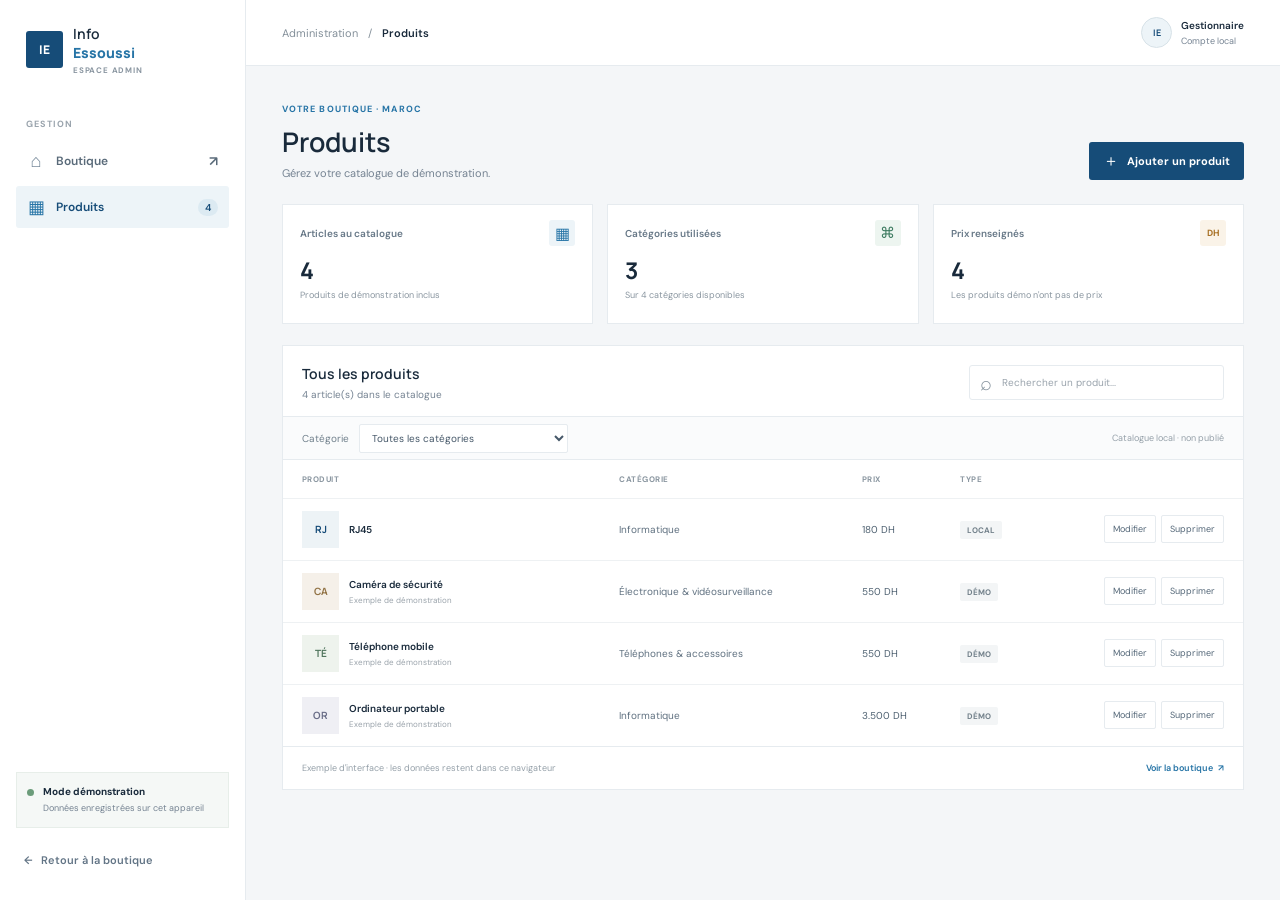
<file: dashboard.html>
<!doctype html>
<html lang="fr" dir="ltr">
<head>
  <meta charset="utf-8">
  <meta name="viewport" content="width=device-width, initial-scale=1">
  <meta name="robots" content="noindex, nofollow">
  <meta name="theme-color" content="#f4f6f8">
  <title>Administration | Info Essoussi</title>
  <link rel="preconnect" href="https://fonts.googleapis.com">
  <link rel="preconnect" href="https://fonts.gstatic.com" crossorigin>
  <link href="https://fonts.googleapis.com/css2?family=DM+Sans:wght@400;500;600;700&family=Manrope:wght@500;600;700;800&display=swap" rel="stylesheet">
  <link rel="stylesheet" href="dashboard.css">
  <script src="dashboard.js" defer></script>
</head>
<body>
  <div class="dashboard-shell">
    <aside class="sidebar" aria-label="Navigation d'administration">
      <a class="brand" href="index.html" aria-label="Retour à la boutique Info Essoussi">
        <span class="brand-mark">IE</span>
        <span class="brand-copy">Info <strong>Essoussi</strong><small>ESPACE ADMIN</small></span>
      </a>

      <p class="nav-caption">GESTION</p>
      <nav class="side-nav">
        <a class="nav-item" href="index.html"><span class="nav-icon" aria-hidden="true">⌂</span>Boutique<span class="nav-arrow" aria-hidden="true">↗</span></a>
        <a class="nav-item is-current" href="#products" aria-current="page"><span class="nav-icon" aria-hidden="true">▦</span>Produits<span class="nav-count" id="nav-product-count">4</span></a>
      </nav>

      <div class="sidebar-bottom">
        <div class="demo-callout"><span class="status-dot"></span><div><strong>Mode démonstration</strong><span>Données enregistrées sur cet appareil</span></div></div>
        <a class="store-link" href="index.html"><span aria-hidden="true">←</span> Retour à la boutique</a>
      </div>
    </aside>

    <main class="main-area" id="products">
      <header class="topbar">
        <div class="breadcrumb"><span>Administration</span><span aria-hidden="true">/</span><strong>Produits</strong></div>
        <span class="account-chip"><span class="account-avatar">IE</span><span>Gestionnaire<small>Compte local</small></span></span>
      </header>

      <div class="page-content">
        <section class="page-heading" aria-labelledby="page-title">
          <div>
            <p class="eyebrow">VOTRE BOUTIQUE · MAROC</p>
            <h1 id="page-title">Produits</h1>
            <p class="heading-description">Gérez votre catalogue de démonstration.</p>
          </div>
          <button class="button button-primary" id="add-product" type="button"><span aria-hidden="true">＋</span>Ajouter un produit</button>
        </section>

        <section class="summary-grid" aria-label="Résumé du catalogue">
          <article class="summary-card"><div class="summary-label"><span>Articles au catalogue</span><span class="summary-icon icon-blue" aria-hidden="true">▦</span></div><strong id="total-products">4</strong><small>Produits de démonstration inclus</small></article>
          <article class="summary-card"><div class="summary-label"><span>Catégories utilisées</span><span class="summary-icon icon-green" aria-hidden="true">⌘</span></div><strong id="total-categories">3</strong><small>Sur 4 catégories disponibles</small></article>
          <article class="summary-card"><div class="summary-label"><span>Prix renseignés</span><span class="summary-icon icon-amber" aria-hidden="true">DH</span></div><strong id="priced-products">0</strong><small>Les produits démo n'ont pas de prix</small></article>
        </section>

        <section class="catalog-panel" aria-labelledby="catalog-title">
          <div class="catalog-heading">
            <div><h2 id="catalog-title">Tous les produits</h2><p><span id="visible-count">4</span> article(s) dans le catalogue</p></div>
            <label class="search-field"><span aria-hidden="true">⌕</span><input id="product-search" type="search" placeholder="Rechercher un produit..." aria-label="Rechercher un produit"></label>
          </div>
          <div class="filter-row"><label for="category-filter">Catégorie</label><select id="category-filter"><option value="all">Toutes les catégories</option></select><span class="filter-note">Catalogue local · non publié</span></div>
          <div class="table-scroll">
            <table>
              <thead><tr><th scope="col">PRODUIT</th><th scope="col">CATÉGORIE</th><th scope="col">PRIX</th><th scope="col">TYPE</th><th scope="col" aria-label="Actions"></th></tr></thead>
              <tbody id="product-rows"></tbody>
            </table>
            <div class="empty-state" id="empty-state" hidden><span class="empty-icon" aria-hidden="true">⌕</span><strong>Aucun produit trouvé</strong><span>Essayez une autre recherche ou catégorie.</span></div>
          </div>
          <footer class="table-footer"><span>Exemple d'interface · les données restent dans ce navigateur</span><a href="index.html">Voir la boutique <span aria-hidden="true">↗</span></a></footer>
        </section>
      </div>
    </main>
  </div>

  <dialog class="product-dialog" id="product-dialog" aria-labelledby="dialog-title">
    <form id="product-form">
      <div class="dialog-heading"><div><p class="eyebrow">CATALOGUE</p><h2 id="dialog-title">Ajouter un produit</h2></div><button class="icon-button" id="close-dialog" type="button" aria-label="Fermer">×</button></div>
      <input id="product-id" type="hidden">
      <label class="form-field">Nom du produit<input id="product-name" name="name" maxlength="90" required placeholder="Ex. Caméra de sécurité"></label>
      <label class="form-field">Description<textarea id="product-description" name="description" maxlength="500" rows="3" placeholder="Décrivez les caractéristiques du produit"></textarea><span class="field-help">500 caractères maximum</span></label>
      <label class="form-field">Catégorie<select id="product-category" name="category" required></select></label>
      <label class="form-field">Prix en DH <span class="optional">facultatif</span><input id="product-price" name="price" type="number" min="0" step="0.01" placeholder="Laisser vide si non défini"></label>
      <p class="form-note">Le prix reste vide tant qu'il n'a pas été confirmé.</p>
      <label class="form-field">Images du produit<input id="product-image" name="images" type="file" accept="image/jpeg,image/png,image/webp" multiple><span class="field-help">Jusqu'à 4 images · JPEG, PNG ou WebP · 5 Mo par image</span></label>
      <div class="image-preview" id="image-preview" hidden><div class="image-preview-grid" id="image-preview-grid"></div></div>
      <div class="dialog-actions"><button class="button button-quiet" id="cancel-dialog" type="button">Annuler</button><button class="button button-primary" type="submit">Enregistrer</button></div>
    </form>
  </dialog>
  <div class="toast" id="toast" role="status" aria-live="polite"></div>
</body>
</html>
</file>
<file: dashboard.css>
:root {
  color-scheme: light;
  --ink: #192a3b;
  --muted: #758392;
  --blue: #164c78;
  --blue-bright: #2674a6;
  --line: #e6ebef;
  --canvas: #f4f6f8;
  --white: #fff;
  --green: #39785d;
  --amber: #a87125;
  font-family: 'DM Sans', sans-serif;
  font-synthesis: none;
  text-rendering: optimizeLegibility;
}

* { box-sizing: border-box; }
body { margin: 0; color: var(--ink); background: var(--canvas); }
button, input, select { font: inherit; }
button, a, input, select { -webkit-tap-highlight-color: transparent; }
button:focus-visible, a:focus-visible, input:focus-visible, select:focus-visible { outline: 3px solid #8fc4df; outline-offset: 2px; }
a { color: inherit; text-decoration: none; }
.dashboard-shell { min-height: 100vh; }
.sidebar { position: fixed; inset: 0 auto 0 0; z-index: 2; width: 246px; padding: 24px 16px 18px; display: flex; flex-direction: column; background: #fff; border-right: 1px solid var(--line); }
.brand { padding: 0 10px; display: flex; align-items: center; gap: 10px; }
.brand-mark { width: 37px; height: 37px; display: grid; place-items: center; border-radius: 3px; background: var(--blue); color: white; font: 800 12px 'Manrope', sans-serif; }
.brand-copy { display: flex; flex-direction: column; font: 600 14px 'Manrope', sans-serif; }
.brand-copy strong { color: var(--blue-bright); font-weight: 800; }
.brand-copy small { margin-top: 3px; color: #8995a0; font: 700 8px 'DM Sans', sans-serif; letter-spacing: .1em; }
.nav-caption { margin: 43px 10px 10px; color: #9aa4ad; font-size: 9px; font-weight: 700; letter-spacing: .12em; }
.side-nav { display: grid; gap: 4px; }
.nav-item { min-height: 42px; padding: 0 11px; display: flex; align-items: center; gap: 11px; border-radius: 3px; color: #596a79; font-size: 12px; font-weight: 600; }
.nav-item:hover { background: #f5f8fa; }
.nav-item.is-current { color: var(--blue); background: #edf4f8; }
.nav-icon { width: 18px; color: #738697; font-size: 18px; text-align: center; }
.nav-item.is-current .nav-icon { color: var(--blue-bright); }
.nav-count { margin-left: auto; padding: 2px 7px; border-radius: 9px; background: #dceaf2; color: var(--blue); font-size: 10px; }
.nav-arrow { margin-left: auto; font-size: 14px; }
.sidebar-bottom { margin-top: auto; }
.demo-callout { padding: 12px 10px; display: flex; align-items: flex-start; gap: 9px; background: #f5f8f6; border: 1px solid #e7eee9; }
.demo-callout .status-dot { width: 7px; height: 7px; margin-top: 4px; flex: 0 0 auto; border-radius: 50%; background: #6b9c7a; }
.demo-callout div { display: grid; gap: 4px; }
.demo-callout strong { font-size: 10px; }
.demo-callout span:last-child { color: var(--muted); font-size: 9px; line-height: 1.5; }
.store-link { min-height: 44px; margin-top: 10px; padding: 0 8px; display: flex; align-items: center; gap: 8px; color: #637586; font-size: 11px; font-weight: 600; }
.store-link:hover { color: var(--blue-bright); }
.main-area { min-height: 100vh; margin-left: 246px; }
.topbar { height: 66px; padding: 0 36px; display: flex; align-items: center; justify-content: space-between; background: #fff; border-bottom: 1px solid var(--line); }
.breadcrumb { display: flex; align-items: center; gap: 10px; color: #84909a; font-size: 11px; }
.breadcrumb strong { color: var(--ink); font-weight: 600; }
.account-chip { display: flex; align-items: center; gap: 9px; font-size: 10px; font-weight: 600; }
.account-chip small { margin-top: 3px; display: block; color: var(--muted); font-size: 9px; font-weight: 400; }
.account-avatar { width: 31px; height: 31px; display: grid; place-items: center; border: 1px solid #d7e2e8; border-radius: 50%; background: #edf4f8; color: var(--blue); font: 700 9px 'Manrope', sans-serif; }
.page-content { width: min(1120px, 100%); margin: 0 auto; padding: 37px 36px 56px; }
.page-heading { margin-bottom: 24px; display: flex; align-items: end; justify-content: space-between; gap: 20px; }
.eyebrow { margin: 0 0 8px; color: var(--blue-bright); font-size: 9px; font-weight: 700; letter-spacing: .12em; }
h1, h2, p { overflow-wrap: anywhere; }
.page-heading h1 { margin: 0; font: 600 27px 'Manrope', sans-serif; letter-spacing: 0; }
.heading-description { margin: 6px 0 0; color: var(--muted); font-size: 11px; }
.button { min-height: 38px; padding: 0 13px; display: inline-flex; align-items: center; justify-content: center; gap: 8px; border: 1px solid transparent; border-radius: 3px; font-size: 11px; font-weight: 700; cursor: pointer; transition: background .16s ease, border-color .16s ease; }
.button-primary { background: var(--blue); color: white; }
.button-primary:hover { background: var(--blue-bright); }
.button-primary span { font-size: 16px; font-weight: 400; }
.button-quiet { border-color: var(--line); background: white; color: #596a79; }
.button-quiet:hover { background: #f6f8f9; }
.summary-grid { margin-bottom: 21px; display: grid; grid-template-columns: repeat(3, minmax(0, 1fr)); gap: 14px; }
.summary-card { min-height: 120px; padding: 15px 17px; background: white; border: 1px solid var(--line); }
.summary-label { display: flex; align-items: center; justify-content: space-between; gap: 10px; color: #677887; font-size: 10px; font-weight: 600; }
.summary-icon { width: 26px; height: 26px; display: grid; place-items: center; border-radius: 3px; font-size: 11px; font-weight: 700; }
.icon-blue { background: #edf4f8; color: var(--blue-bright); font-size: 16px; }
.icon-green { background: #edf5f0; color: var(--green); font-size: 15px; }
.icon-amber { background: #faf3e8; color: var(--amber); font-size: 9px; }
.summary-card > strong { margin-top: 8px; display: block; font: 700 23px 'Manrope', sans-serif; }
.summary-card > small { margin-top: 3px; display: block; color: #8a96a0; font-size: 9px; }
.catalog-panel { background: white; border: 1px solid var(--line); }
.catalog-heading { padding: 18px 19px 15px; display: flex; align-items: center; justify-content: space-between; gap: 16px; }
.catalog-heading h2 { margin: 0; font: 600 14px 'Manrope', sans-serif; }
.catalog-heading p { margin: 5px 0 0; color: var(--muted); font-size: 10px; }
.search-field { width: min(255px, 42%); height: 35px; padding: 0 10px; display: flex; align-items: center; gap: 8px; border: 1px solid var(--line); border-radius: 3px; color: #85929d; }
.search-field > span { font-size: 20px; line-height: 1; }
.search-field input { width: 100%; min-width: 0; border: 0; outline: 0; color: var(--ink); font-size: 10px; }
.search-field input::placeholder { color: #99a3ac; }
.filter-row { min-height: 44px; padding: 0 19px; display: flex; align-items: center; gap: 10px; background: #fafbfc; border-block: 1px solid var(--line); }
.filter-row label { color: #71808c; font-size: 10px; }
.filter-row select { max-width: 230px; min-height: 29px; padding: 0 25px 0 8px; border: 1px solid var(--line); border-radius: 2px; background-color: white; color: #465869; font-size: 10px; }
.filter-note { margin-left: auto; color: #95a0a9; font-size: 9px; }
.table-scroll { overflow-x: auto; }
table { width: 100%; border-collapse: collapse; text-align: left; }
thead { background: white; }
th { height: 38px; padding: 0 15px; color: #8a96a0; font-size: 8px; font-weight: 700; letter-spacing: .06em; white-space: nowrap; }
th:first-child, td:first-child { padding-left: 19px; }
th:last-child, td:last-child { padding-right: 19px; text-align: right; }
td { height: 62px; padding: 8px 15px; border-top: 1px solid #eef1f3; color: #607180; font-size: 10px; white-space: nowrap; }
.product-cell { min-width: 210px; display: flex; align-items: center; gap: 10px; color: var(--ink); font-size: 10px; font-weight: 600; }
.product-cell > span:last-child { min-width: 0; }
.product-thumb { width: 37px; height: 37px; display: grid; place-items: center; flex: 0 0 auto; background: #edf3f6; color: var(--blue); font: 700 10px 'Manrope', sans-serif; }
.product-thumb.tone-green { background: #eef3ed; color: #50755d; }
.product-thumb.tone-sand { background: #f5f0e9; color: #917244; }
.product-thumb.tone-lilac { background: #efeff4; color: #696d87; }
.product-cell small { margin-top: 4px; display: block; color: #99a2aa; font-size: 8px; font-weight: 400; }
.product-cell .product-description { max-width: 240px; display: -webkit-box; overflow: hidden; color: #73818c; line-height: 1.4; white-space: normal; -webkit-box-orient: vertical; -webkit-line-clamp: 2; }
.price-cell { color: #4d6070; }
.price-pending { color: #9a8058; }
.demo-badge { padding: 4px 7px; border-radius: 2px; background: #f3f5f6; color: #72808a; font-size: 8px; font-weight: 700; }
.row-actions { display: inline-flex; justify-content: flex-end; gap: 5px; }
.row-button { min-height: 28px; padding: 0 8px; border: 1px solid var(--line); border-radius: 2px; background: white; color: #546778; font-size: 9px; cursor: pointer; }
.row-button:hover { border-color: #b8cad5; color: var(--blue); }
.row-button.delete:hover { border-color: #ebc8c4; color: #a14c42; }
.empty-state { min-height: 190px; display: grid; align-content: center; justify-items: center; gap: 6px; color: var(--muted); font-size: 10px; }
.empty-state[hidden] { display: none; }
.empty-state strong { color: var(--ink); font-size: 12px; }
.empty-icon { width: 34px; height: 34px; margin-bottom: 4px; display: grid; place-items: center; border-radius: 50%; background: #f1f5f7; color: #71899a; font-size: 23px; }
.table-footer { min-height: 43px; padding: 0 19px; display: flex; align-items: center; justify-content: space-between; gap: 12px; border-top: 1px solid var(--line); color: #95a0a9; font-size: 9px; }
.table-footer a { color: var(--blue-bright); font-weight: 600; }
.table-footer a span { margin-left: 3px; }
.product-dialog { width: min(440px, calc(100% - 28px)); padding: 0; border: 1px solid var(--line); border-radius: 4px; color: var(--ink); box-shadow: 0 22px 75px rgb(23 42 60 / 22%); }
.product-dialog::backdrop { background: rgb(19 38 54 / 46%); }
.product-dialog form { padding: 22px; }
.dialog-heading { margin-bottom: 20px; display: flex; justify-content: space-between; align-items: flex-start; }
.dialog-heading .eyebrow { margin-bottom: 5px; }
.dialog-heading h2 { margin: 0; font: 600 18px 'Manrope', sans-serif; }
.icon-button { width: 30px; height: 30px; border: 1px solid var(--line); border-radius: 3px; background: white; color: #687987; font-size: 20px; cursor: pointer; }
.form-field { margin-top: 14px; display: grid; gap: 7px; color: #536575; font-size: 10px; font-weight: 600; }
.form-field input, .form-field select, .form-field textarea { width: 100%; min-height: 38px; padding: 9px 10px; border: 1px solid #dfe5e9; border-radius: 3px; background: white; color: var(--ink); font-size: 11px; }
.form-field textarea { min-height: 76px; resize: vertical; line-height: 1.5; }
.form-field input::placeholder { color: #a0aab2; }
.form-field input[type="file"] { height: auto; min-height: 38px; padding: 8px; }
.field-help { color: #89959d; font-size: 9px; font-weight: 400; }
.optional { margin-left: 4px; color: #929da6; font-weight: 400; }
.form-note { margin: 7px 0 0; color: #89959d; font-size: 9px; }
.image-preview { margin-top: 10px; padding: 8px; border: 1px solid var(--line); background: #fafbfc; }
.image-preview[hidden] { display: none; }
.image-preview-grid { display: grid; grid-template-columns: repeat(2, minmax(0, 1fr)); gap: 7px; }
.image-preview-item { min-width: 0; display: grid; grid-template-columns: 42px minmax(0, 1fr) auto; align-items: center; gap: 7px; color: #657686; font-size: 8px; }
.image-preview-item img { width: 42px; height: 42px; display: block; object-fit: cover; background: #edf2f5; }
.image-preview-item span { min-width: 0; overflow: hidden; text-overflow: ellipsis; white-space: nowrap; }
.image-preview-item .row-button { min-height: 25px; padding-inline: 5px; }
.product-thumb.has-image { overflow: hidden; padding: 0; }
.product-thumb img { width: 100%; height: 100%; display: block; object-fit: cover; }
.dialog-actions { margin-top: 23px; display: flex; justify-content: flex-end; gap: 8px; }
.toast { position: fixed; right: 22px; bottom: 20px; z-index: 5; max-width: calc(100% - 32px); padding: 11px 15px; border-radius: 3px; background: #1d3d52; color: white; font-size: 11px; opacity: 0; pointer-events: none; transform: translateY(8px); transition: opacity .18s ease, transform .18s ease; }
.toast.is-visible { opacity: 1; transform: translateY(0); }

@media (max-width: 900px) {
  .sidebar { width: 205px; }
  .main-area { margin-left: 205px; }
  .topbar { padding-inline: 24px; }
  .page-content { padding: 30px 24px 45px; }
  .summary-grid { gap: 9px; }
  .summary-card { padding: 13px; }
  .summary-label { font-size: 9px; }
  td { padding-inline: 10px; }
}

@media (max-width: 650px) {
  .sidebar { position: static; width: 100%; min-height: auto; padding: 12px 15px; flex-direction: row; align-items: center; justify-content: space-between; border-right: 0; border-bottom: 1px solid var(--line); }
  .brand { padding: 0; }
  .brand-mark { width: 33px; height: 33px; }
  .brand-copy { font-size: 12px; }
  .brand-copy small { font-size: 7px; }
  .nav-caption, .side-nav, .sidebar-bottom { display: none; }
  .main-area { margin-left: 0; min-height: calc(100vh - 58px); }
  .topbar { height: 48px; padding-inline: 16px; }
  .account-chip { font-size: 9px; }
  .account-avatar { width: 27px; height: 27px; }
  .page-content { padding: 24px 14px 34px; }
  .page-heading { align-items: flex-start; flex-direction: column; gap: 14px; }
  .page-heading h1 { font-size: 24px; }
  .summary-grid { grid-template-columns: 1fr; gap: 8px; }
  .summary-card { min-height: 90px; padding: 12px 14px; }
  .summary-card > strong { margin-top: 2px; font-size: 20px; }
  .catalog-heading { align-items: stretch; flex-direction: column; padding-inline: 14px; }
  .search-field { width: 100%; }
  .filter-row { padding-inline: 14px; }
  .filter-note { display: none; }
  table { min-width: 640px; }
  .table-footer { padding-inline: 14px; font-size: 8px; }
  .product-dialog form { padding: 18px; }
}

@media (prefers-reduced-motion: reduce) {
  *, *::before, *::after { transition-duration: .01ms !important; }
}
</file>
